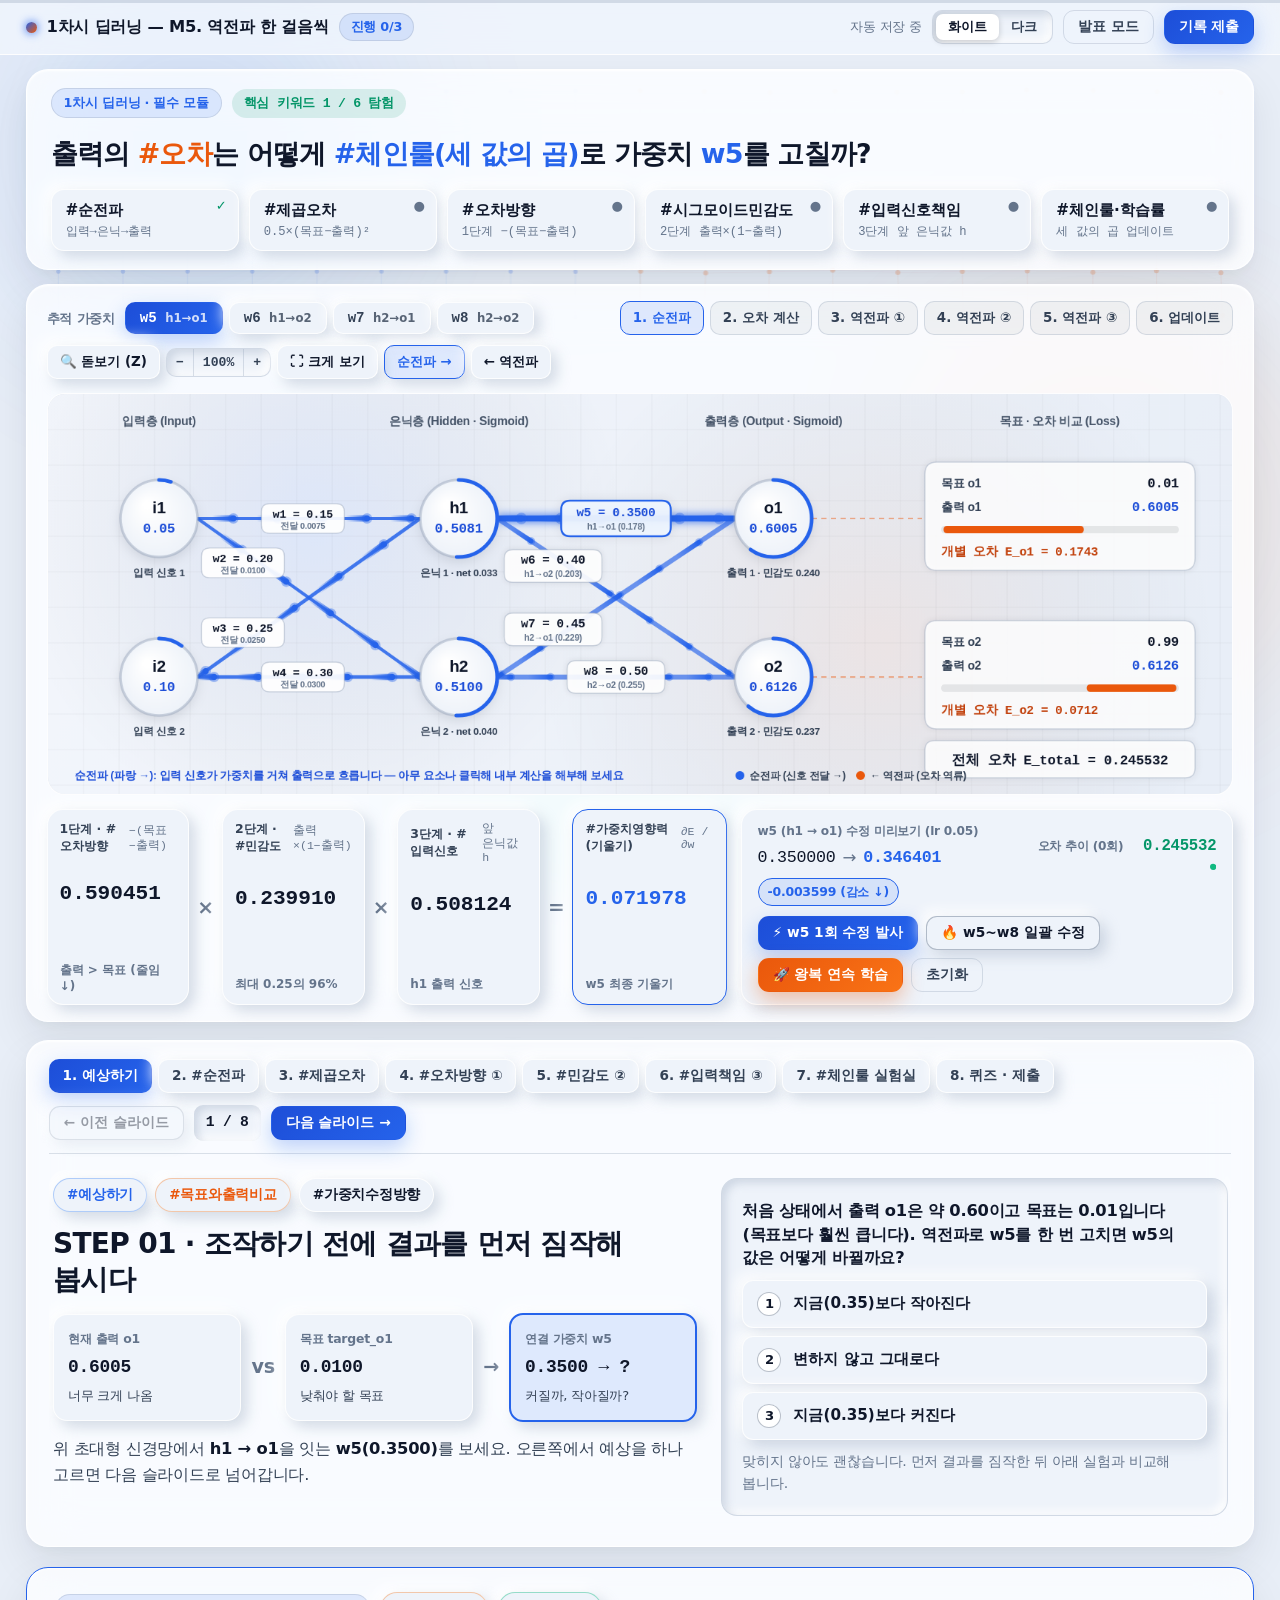
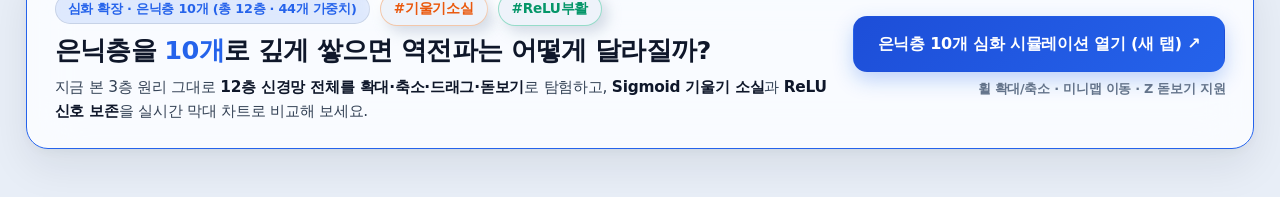
<file: index.html>
<!DOCTYPE html>
<html lang="ko" data-theme="light">
  <head>
    <meta charset="UTF-8" />
    <meta name="viewport" content="width=device-width, initial-scale=1.0" />
    <title>M5. 역전파 한 걸음씩 — 인터랙티브 시뮬레이션</title>
    <link rel="stylesheet" href="./css/style.css" />
  </head>
  <body>
    <div class="scroll-progress-track" aria-hidden="true">
      <div class="scroll-progress-bar" id="scroll-progress-bar"></div>
    </div>

    <header class="app-header">
      <div class="header-left">
        <a href="#sec-hero" class="brand-dot" aria-label="맨 위로"></a>
        <h1 class="app-title" id="app-title">1차시 딥러닝 — M5. 역전파 한 걸음씩</h1>
        <span class="progress-badge" id="header-progress-badge">진행 0/3</span>
      </div>
      <div class="header-right">
        <span class="submit-status-chip" id="header-submit-status">자동 저장 중</span>
        <div class="theme-switch" role="group" aria-label="화면 테마 선택">
          <button type="button" class="theme-opt is-active" id="theme-light-btn" data-set-theme="light">화이트</button>
          <button type="button" class="theme-opt" id="theme-dark-btn" data-set-theme="dark">다크</button>
        </div>
        <button type="button" class="btn btn-ghost btn-sm" id="toggle-present-btn">발표 모드</button>
        <button type="button" class="btn btn-primary btn-sm" id="header-submit-btn">기록 제출</button>
      </div>
    </header>

    <main id="app-root"></main>

    <!-- 심화 확장: 은닉층 10개(총 12층) 딥러닝 역전파 시뮬레이션 (새 탭 열기) -->
    <section class="deep-expand-section" aria-label="은닉층 10개 심화 확장 시뮬레이션">
      <div class="deep-expand-banner glass-panel">
        <div class="deep-expand-copy">
          <div class="hero-eyebrow-row">
            <span class="hero-pill-badge">심화 확장 · 은닉층 10개 (총 12층 · 44개 가중치)</span>
            <span class="kw-tag is-back">#기울기소실</span>
            <span class="kw-tag" style="color:var(--success);border-color:rgba(16,185,129,0.4)">#ReLU부활</span>
          </div>
          <h2 class="deep-expand-title">
            은닉층을 <span class="text-fwd">10개</span>로 깊게 쌓으면 역전파는 어떻게 달라질까?
          </h2>
          <p class="deep-expand-desc">
            지금 본 3층 원리 그대로 <strong>12층 신경망 전체를 확대·축소·드래그·돋보기</strong>로 탐험하고,
            <strong>Sigmoid 기울기 소실</strong>과 <strong>ReLU 신호 보존</strong>을 실시간 막대 차트로 비교해 보세요.
          </p>
        </div>

        <div class="deep-expand-action">
          <a
            href="./deep-10layers.html"
            target="_blank"
            rel="noopener noreferrer"
            class="btn btn-primary deep-launch-btn"
            id="open-deep-10layers-btn"
          >
            은닉층 10개 심화 시뮬레이션 열기 (새 탭) ↗
          </a>
          <span class="deep-expand-hint">휠 확대/축소 · 미니맵 이동 · Z 돋보기 지원</span>
        </div>
      </div>
    </section>

    <!-- 학생 작업 기록 제출 모달 (학번 · 이름 · 비밀번호) -->
    <div class="modal-backdrop" id="submit-modal-backdrop" hidden>
      <div class="modal-card" role="dialog" aria-modal="true" aria-labelledby="submit-modal-title">
        <div class="modal-header">
          <h3 id="submit-modal-title">작업 기록 제출하기</h3>
          <button type="button" class="btn btn-ghost btn-sm" data-close-submit-modal aria-label="닫기">✕</button>
        </div>

        <div class="summary-grid" id="submit-summary-box"></div>

        <form id="submit-form">
          <label class="form-field">
            <span>학번</span>
            <input type="text" id="submit-student-id" class="text-input" placeholder="예: 10215" maxlength="30" required />
          </label>
          <label class="form-field">
            <span>이름</span>
            <input type="text" id="submit-student-name" class="text-input" placeholder="예: 김지민" maxlength="40" required />
          </label>
          <label class="form-field">
            <span>비밀번호 (본인 확인 · 재제출용, 4자 이상)</span>
            <input type="password" id="submit-password" class="text-input" placeholder="4자리 이상 숫자 또는 문자" minlength="4" maxlength="32" required />
          </label>

          <p class="modal-note" id="submit-mode-note"></p>
          <div class="submit-status" id="submit-status-msg" hidden aria-live="polite"></div>

          <div class="modal-actions">
            <button type="button" class="btn btn-ghost" data-close-submit-modal>취소</button>
            <button type="submit" class="btn btn-primary" id="submit-confirm-btn">작업 기록 제출</button>
          </div>
        </form>
      </div>
    </div>

    <div class="toast" id="toast" role="status" aria-live="polite"></div>

    <script type="module" src="./js/main.js"></script>
  </body>
</html>
</file>
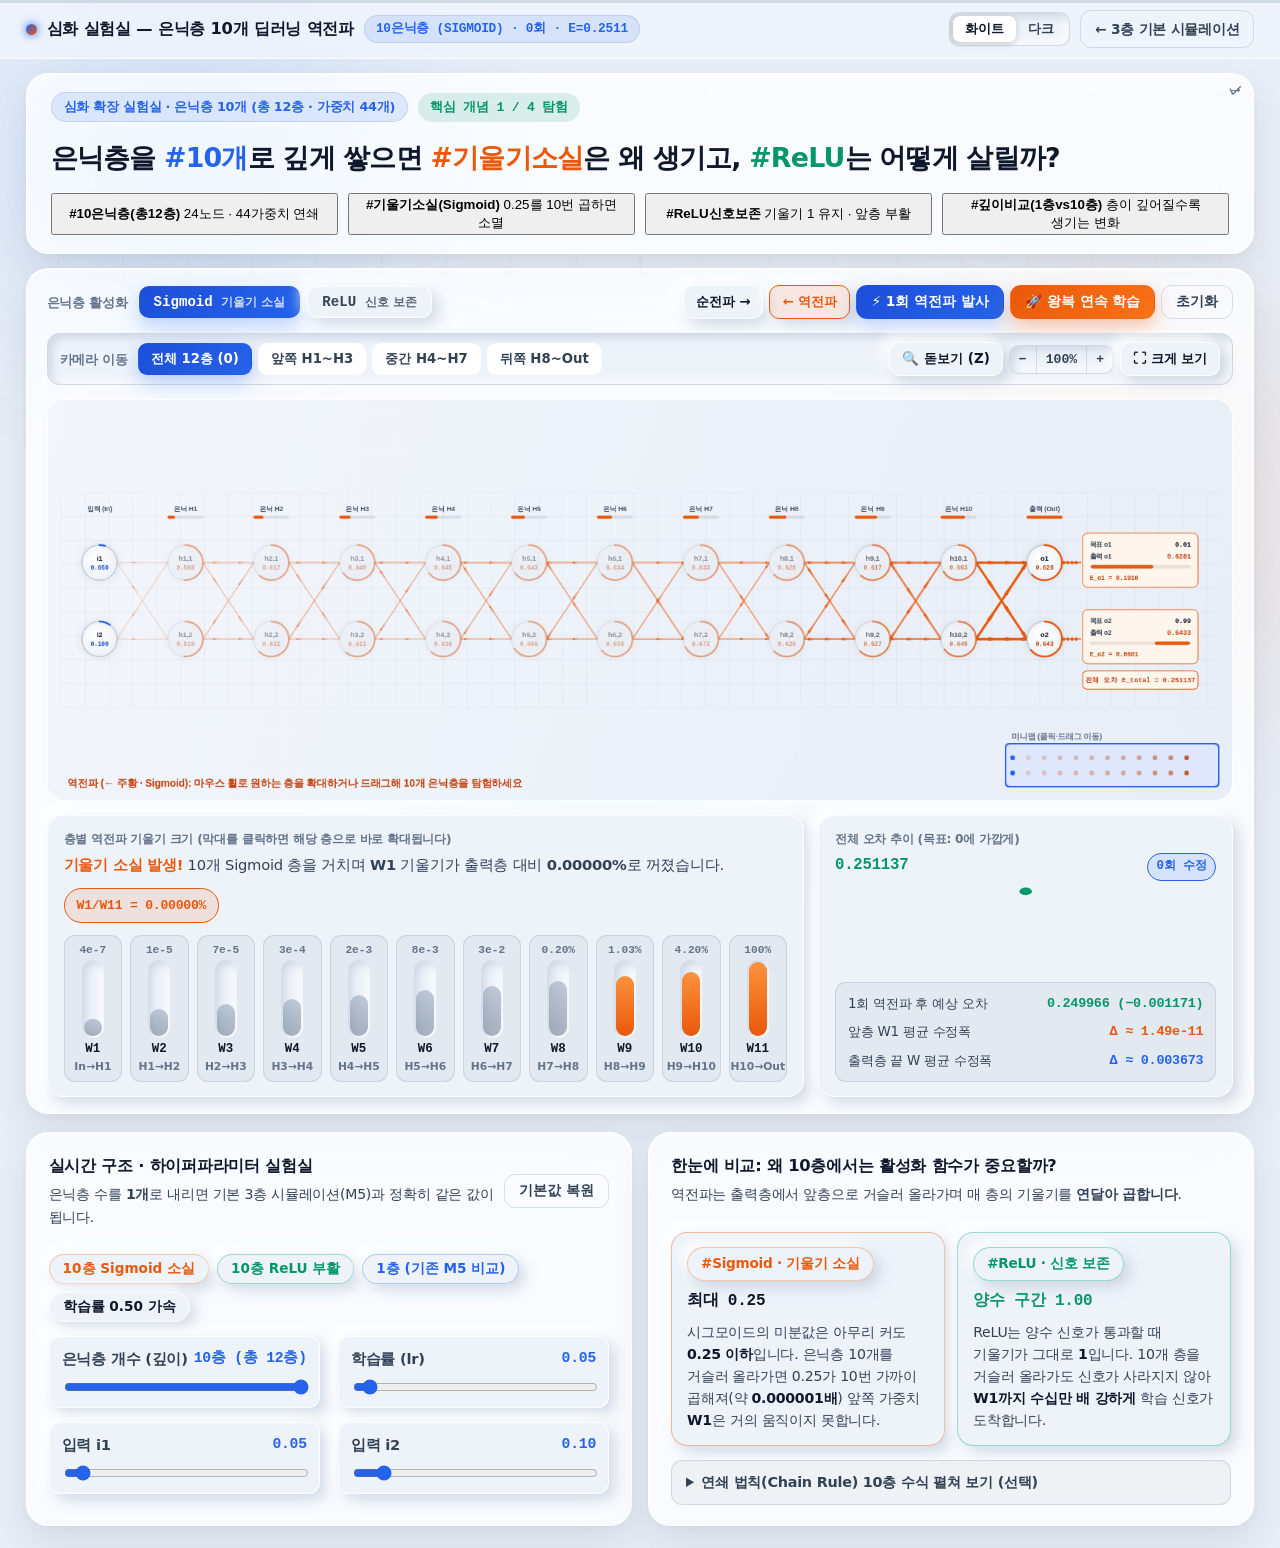
<file: deep-10layers.html>
<!DOCTYPE html>
<html lang="ko" data-theme="light">
  <head>
    <meta charset="UTF-8" />
    <meta name="viewport" content="width=device-width, initial-scale=1.0" />
    <title>심화 실험실 — 은닉층 10개(총 12층) 딥러닝 역전파 시뮬레이션</title>
    <link rel="stylesheet" href="./css/style.css" />
  </head>
  <body>
    <div class="scroll-progress-track" aria-hidden="true">
      <div class="scroll-progress-bar" id="scroll-progress-bar"></div>
    </div>

    <header class="app-header">
      <div class="header-left">
        <a href="#deep-hero" class="brand-dot" aria-label="맨 위로"></a>
        <h1 class="app-title">심화 실험실 — 은닉층 10개 딥러닝 역전파</h1>
        <span class="progress-badge num" id="deep-header-badge">10은닉층 · 0회 수정</span>
      </div>
      <div class="header-right">
        <div class="theme-switch" role="group" aria-label="화면 테마 선택">
          <button type="button" class="theme-opt is-active" data-set-theme="light">화이트</button>
          <button type="button" class="theme-opt" data-set-theme="dark">다크</button>
        </div>
        <a href="./index.html" class="btn btn-ghost btn-sm">← 3층 기본 시뮬레이션</a>
      </div>
    </header>

    <main id="deep-app-root"></main>

    <div class="toast" id="toast" role="status" aria-live="polite"></div>

    <script type="module">
      import { mountDeep10Layers } from './js/modules/deep-10layers.js';
      import { showToast } from './js/core/ui.js';

      const themeBtns = document.querySelectorAll('[data-set-theme]');
      const badgeEl = document.getElementById('deep-header-badge');
      const scrollBarEl = document.getElementById('scroll-progress-bar');

      function applyTheme(theme) {
        const mode = theme === 'dark' ? 'dark' : 'light';
        document.documentElement.dataset.theme = mode;
        themeBtns.forEach((btn) => {
          btn.classList.toggle('is-active', btn.dataset.setTheme === mode);
        });
        try {
          window.localStorage.setItem('sim_theme_pref_v2', mode);
        } catch {
          // ignore
        }
      }

      try {
        const saved = window.localStorage.getItem('sim_theme_pref_v2');
        applyTheme(saved || 'light');
      } catch {
        applyTheme('light');
      }

      themeBtns.forEach((btn) => {
        btn.addEventListener('click', () => {
          applyTheme(btn.dataset.setTheme);
          showToast(
            btn.dataset.setTheme === 'light' ? '화이트 모드로 전환했습니다.' : '다크 모드로 전환했습니다.',
            'info'
          );
        });
      });

      function updateScrollProgress() {
        if (!scrollBarEl) return;
        const maxScroll = Math.max(1, document.documentElement.scrollHeight - window.innerHeight);
        const pct = Math.min(100, Math.max(0, (window.scrollY / maxScroll) * 100));
        scrollBarEl.style.width = `${pct.toFixed(1)}%`;
      }
      window.addEventListener('scroll', updateScrollProgress, { passive: true });
      updateScrollProgress();

      mountDeep10Layers({
        rootEl: document.getElementById('deep-app-root'),
        onStatsChange({ numHiddenLayers, activation, appliedUpdates, eTotal }) {
          if (!badgeEl) return;
          badgeEl.textContent = `${numHiddenLayers}은닉층 (${activation.toUpperCase()}) · ${appliedUpdates}회 · E=${eTotal.toFixed(4)}`;
        },
      });
    </script>
  </body>
</html>
</file>
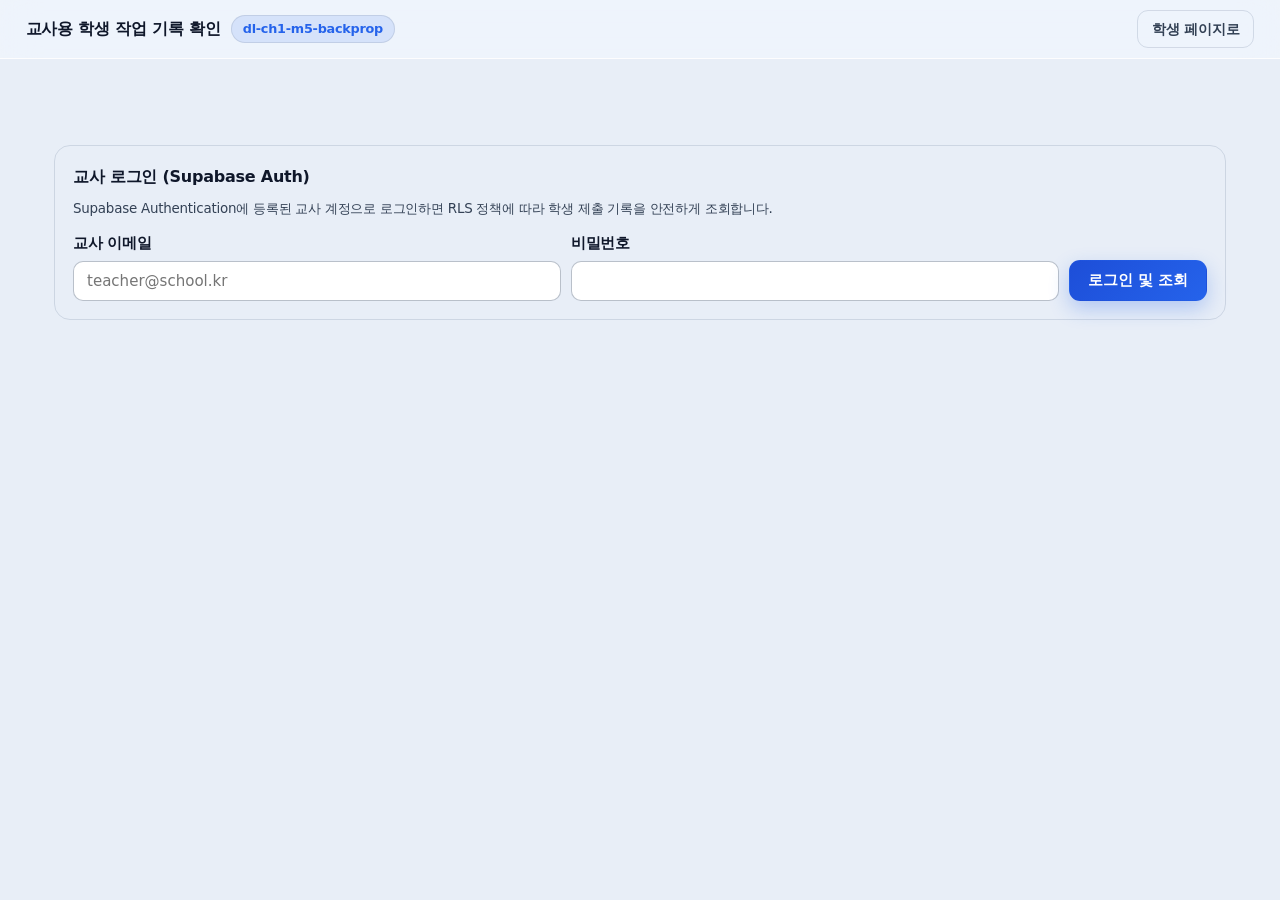
<file: teacher.html>
<!DOCTYPE html>
<html lang="ko" data-theme="light">
  <head>
    <meta charset="UTF-8" />
    <meta name="viewport" content="width=device-width, initial-scale=1.0" />
    <title>교사용 제출 기록 확인 — 인터랙티브 시뮬레이션</title>
    <link rel="stylesheet" href="./css/style.css" />
    <style>
      .teacher-wrap {
        max-width: 1220px;
        margin: 86px auto 40px;
        padding: 0 24px 40px;
        display: flex;
        flex-direction: column;
        gap: 18px;
      }
      .teacher-card {
        background: var(--surface);
        border: 1px solid var(--border);
        border-radius: var(--radius);
        padding: 18px;
        box-shadow: var(--shadow-sm);
      }
      .login-row {
        display: grid;
        grid-template-columns: 1fr 1fr auto;
        gap: 10px;
        align-items: end;
      }
      @media (max-width: 720px) {
        .login-row {
          grid-template-columns: 1fr;
        }
      }
      .toolbar {
        display: flex;
        justify-content: space-between;
        align-items: center;
        gap: 10px;
        flex-wrap: wrap;
        margin-bottom: 12px;
      }
      .table-wrap {
        overflow-x: auto;
      }
      table {
        width: 100%;
        border-collapse: collapse;
        font-size: 0.86rem;
      }
      th,
      td {
        padding: 10px 8px;
        border-bottom: 1px solid var(--border);
        text-align: left;
        vertical-align: top;
      }
      th {
        background: var(--surface-subtle);
        font-weight: 700;
      }
      .mono {
        font-variant-numeric: tabular-nums;
      }
    </style>
  </head>
  <body>
    <header class="app-header">
      <div class="header-left">
        <h1 class="app-title">교사용 학생 작업 기록 확인</h1>
        <span class="progress-badge" id="teacher-lesson-badge">-</span>
      </div>
      <div class="header-right">
        <a class="btn btn-ghost btn-sm" href="./index.html">학생 페이지로</a>
      </div>
    </header>

    <main class="teacher-wrap">
      <section class="teacher-card" id="teacher-auth-card">
        <h2 style="margin: 0 0 8px; font-size: 1rem">교사 로그인 (Supabase Auth)</h2>
        <p style="margin: 0 0 12px; font-size: 0.84rem; color: var(--text-muted)" id="teacher-mode-desc"></p>
        <form id="teacher-login-form" class="login-row">
          <label class="form-field" style="margin: 0">
            <span>교사 이메일</span>
            <input type="email" id="teacher-email" class="text-input" placeholder="teacher@school.kr" required />
          </label>
          <label class="form-field" style="margin: 0">
            <span>비밀번호</span>
            <input type="password" id="teacher-pw" class="text-input" required />
          </label>
          <button type="submit" class="btn btn-primary" id="teacher-login-btn">로그인 및 조회</button>
        </form>
        <div class="submit-status" id="teacher-auth-msg" hidden></div>
      </section>

      <section class="teacher-card" id="teacher-list-card" hidden>
        <div class="toolbar">
          <div style="display: flex; gap: 8px; align-items: center; flex-wrap: wrap">
            <input type="text" id="filter-search" class="text-input" style="width: 220px" placeholder="학번 또는 이름 검색" />
            <span id="row-count-label" style="font-size: 0.84rem; color: var(--text-muted)">0명</span>
          </div>
          <div style="display: flex; gap: 8px">
            <button type="button" class="btn btn-secondary btn-sm" id="refresh-btn">새로고침</button>
            <button type="button" class="btn btn-primary btn-sm" id="export-csv-btn">CSV 다운로드 (UTF-8)</button>
          </div>
        </div>

        <div class="table-wrap">
          <table>
            <thead>
              <tr>
                <th>학번</th>
                <th>이름</th>
                <th>제출 횟수</th>
                <th>예측 선택</th>
                <th>미션 달성</th>
                <th>확인 체크</th>
                <th>생각 질문</th>
                <th>체류(초)</th>
                <th>최종 제출 시각</th>
              </tr>
            </thead>
            <tbody id="submissions-tbody"></tbody>
          </table>
        </div>
      </section>
    </main>

    <script type="module">
      import { APP_CONFIG } from './config.js';
      import {
        fetchTeacherSubmissions,
        isSupabaseConfigured,
        teacherSignIn,
      } from './js/core/storage.js';
      import { formatKoreaTime } from './js/core/ui.js';

      document.getElementById('teacher-lesson-badge').textContent = APP_CONFIG.lessonId;
      const modeDesc = document.getElementById('teacher-mode-desc');
      const authCard = document.getElementById('teacher-auth-card');
      const listCard = document.getElementById('teacher-list-card');
      const authMsg = document.getElementById('teacher-auth-msg');
      const tbody = document.getElementById('submissions-tbody');
      const searchInput = document.getElementById('filter-search');
      const countLabel = document.getElementById('row-count-label');

      let accessToken = '';
      let rows = [];

      function summarizeRow(r) {
        const m5 = r.payload?.modules?.m5 || {};
        const pred = m5.prediction?.choiceLabel || '-';
        const missions = Object.values(m5.missions || {}).filter(Boolean).length;
        const checks = Object.values(m5.checks || {});
        const correct = checks.filter((c) => c?.correct).length;
        const reflection = (m5.reflection || '').trim() || '-';
        const duration = r.payload?.durationSec ?? '-';
        return { pred, missions: `${missions}/2`, checks: `${correct}/2`, reflection, duration };
      }

      function renderTable() {
        const q = searchInput.value.trim().toLowerCase();
        const filtered = rows.filter((r) => {
          if (!q) return true;
          return (
            String(r.student_id || '').toLowerCase().includes(q) ||
            String(r.student_name || '').toLowerCase().includes(q)
          );
        });
        countLabel.textContent = `총 ${filtered.length}명`;
        if (filtered.length === 0) {
          tbody.innerHTML = '<tr><td colspan="9" style="text-align:center;color:var(--text-muted)">제출된 기록이 없습니다.</td></tr>';
          return;
        }
        tbody.innerHTML = filtered
          .map((r) => {
            const s = summarizeRow(r);
            return `
              <tr>
                <td class="mono"><strong>${r.student_id}</strong></td>
                <td>${r.student_name}</td>
                <td class="mono">${r.submit_count || 1}회</td>
                <td>${s.pred}</td>
                <td class="mono">${s.missions}</td>
                <td class="mono">${s.checks}</td>
                <td>${s.reflection}</td>
                <td class="mono">${s.duration}</td>
                <td class="mono">${formatKoreaTime(r.updated_at)}</td>
              </tr>
            `;
          })
          .join('');
      }

      async function loadSubmissions() {
        rows = await fetchTeacherSubmissions(accessToken, APP_CONFIG.lessonId);
        listCard.hidden = false;
        renderTable();
      }

      if (!isSupabaseConfigured()) {
        modeDesc.textContent =
          '현재 Supabase 미설정(로컬 데모 모드)입니다. 이 브라우저에서 제출한 테스트 기록을 바로 확인할 수 있습니다.';
        document.getElementById('teacher-login-form').hidden = true;
        loadSubmissions();
      } else {
        modeDesc.textContent =
          'Supabase Authentication에 등록된 교사 계정으로 로그인하면 RLS 정책에 따라 학생 제출 기록을 안전하게 조회합니다.';
      }

      document.getElementById('teacher-login-form').addEventListener('submit', async (e) => {
        e.preventDefault();
        authMsg.hidden = true;
        try {
          const auth = await teacherSignIn(
            document.getElementById('teacher-email').value,
            document.getElementById('teacher-pw').value
          );
          accessToken = auth.access_token;
          authCard.hidden = true;
          await loadSubmissions();
        } catch (err) {
          authMsg.hidden = false;
          authMsg.className = 'submit-status is-error';
          authMsg.textContent = err.message;
        }
      });

      searchInput.addEventListener('input', renderTable);
      document.getElementById('refresh-btn').addEventListener('click', loadSubmissions);

      document.getElementById('export-csv-btn').addEventListener('click', () => {
        const headers = ['차시ID', '학번', '이름', '제출횟수', '예측선택', '미션달성', '확인체크', '생각질문', '체류초', '최종제출시각'];
        const csvLines = [headers.join(',')];
        for (const r of rows) {
          const s = summarizeRow(r);
          const cols = [
            r.lesson_id || APP_CONFIG.lessonId,
            r.student_id,
            r.student_name,
            r.submit_count || 1,
            s.pred,
            s.missions,
            s.checks,
            s.reflection,
            s.duration,
            r.updated_at || '',
          ].map((v) => `"${String(v ?? '').replace(/"/g, '""')}"`);
          csvLines.push(cols.join(','));
        }
        // UTF-8 BOM 포함 (Excel 한글 호환)
        const blob = new Blob(['\uFEFF' + csvLines.join('\r\n')], { type: 'text/csv;charset=utf-8;' });
        const url = URL.createObjectURL(blob);
        const a = document.createElement('a');
        a.href = url;
        a.download = `${APP_CONFIG.lessonId}_submissions.csv`;
        a.click();
        URL.revokeObjectURL(url);
      });
    </script>
  </body>
</html>
</file>
<file: css/style.css>
/* ==========================================================================
   초대형 시뮬레이션 + 글래스모피즘 & 뉴모피즘 + 키워드 슬라이드 덱 스타일시트 (v5)
   - 96vw 풀와이드(최대 1760px) 레이아웃으로 X축 공간 100% 활용, 시뮬레이션 초대형화
   - 앰비언트 오로라 오브 + 프로스티드 글래스(backdrop-filter) + 입체 뉴모피즘 그림자
   - 화이트 모드(Tactile Pearl Glass) & 다크 모드(Deep Slate Glass) 2종 완벽 지원
   - 키워드 마스터리 바 + 3단계 이퀄라이저 + 좌우 슬라이드 캐러셀(1~8)
   ========================================================================== */

:root {
  --font-sans: "Pretendard", "Apple SD Gothic Neo", "Malgun Gothic", system-ui, -apple-system, sans-serif;
  --font-mono: ui-monospace, "Cascadia Code", "SFMono-Regular", Menlo, Consolas, monospace;

  /* 다크 모드: Deep Slate Glass & Neumorphism */
  --bg: #0c1222;
  --glass-bg: rgba(20, 29, 49, 0.72);
  --glass-border: rgba(255, 255, 255, 0.14);
  --glass-highlight: inset 0 1px 1px rgba(255, 255, 255, 0.22);
  --glass-shadow: 0 22px 50px rgba(0, 0, 0, 0.48);

  --neu-bg: #151f36;
  --neu-raised: 6px 6px 16px rgba(4, 8, 16, 0.65), -4px -4px 12px rgba(42, 59, 96, 0.22);
  --neu-inset: inset 4px 4px 10px rgba(4, 8, 16, 0.65), inset -3px -3px 8px rgba(42, 59, 96, 0.2);

  --surface-solid: #18233c;
  --surface-subtle: rgba(255, 255, 255, 0.05);
  --canvas-bg: #0f1629;
  --header-bg: rgba(12, 18, 34, 0.82);

  --border: rgba(148, 163, 184, 0.2);
  --border-strong: rgba(148, 163, 184, 0.38);

  --text: #f8fafc;
  --text-muted: #cbd5e1;
  --text-dim: #94a3b8;

  /* 표준 Blue vs Orange vs Emerald */
  --fwd: #60a5fa;
  --fwd-solid: #3b82f6;
  --fwd-soft: rgba(59, 130, 246, 0.18);

  --back: #fb923c;
  --back-solid: #f97316;
  --back-soft: rgba(249, 115, 22, 0.18);

  --success: #34d399;
  --success-soft: rgba(16, 185, 129, 0.18);

  --danger: #f87171;
  --danger-soft: rgba(239, 68, 68, 0.18);

  --btn-primary-bg: linear-gradient(135deg, #2563eb, #3b82f6);
  --btn-primary-text: #ffffff;
  --btn-primary-shadow: 0 8px 22px rgba(37, 99, 235, 0.42);

  --radius-lg: 22px;
  --radius: 16px;
  --radius-sm: 11px;
}

/* 화이트 모드: Tactile Pearl Glass & Soft Neumorphism */
:root[data-theme="light"] {
  --bg: #e8eef7;
  --glass-bg: rgba(255, 255, 255, 0.76);
  --glass-border: rgba(255, 255, 255, 0.85);
  --glass-highlight: inset 0 1px 2px rgba(255, 255, 255, 0.95);
  --glass-shadow: 0 18px 42px rgba(15, 23, 42, 0.08), 0 4px 12px rgba(15, 23, 42, 0.04);

  --neu-bg: #eef3fa;
  --neu-raised: 6px 6px 14px rgba(163, 177, 198, 0.45), -6px -6px 14px rgba(255, 255, 255, 0.9);
  --neu-inset: inset 4px 4px 9px rgba(163, 177, 198, 0.42), inset -4px -4px 9px rgba(255, 255, 255, 0.92);

  --surface-solid: #ffffff;
  --surface-subtle: rgba(15, 23, 42, 0.045);
  --canvas-bg: #f1f5fb;
  --header-bg: rgba(240, 245, 252, 0.84);

  --border: rgba(148, 163, 184, 0.32);
  --border-strong: rgba(100, 116, 139, 0.45);

  --text: #0f172a;
  --text-muted: #334155;
  --text-dim: #64748b;

  --fwd: #2563eb;
  --fwd-solid: #2563eb;
  --fwd-soft: rgba(37, 99, 235, 0.12);

  --back: #ea580c;
  --back-solid: #ea580c;
  --back-soft: rgba(234, 88, 12, 0.12);

  --success: #059669;
  --success-soft: rgba(5, 150, 105, 0.13);

  --danger: #dc2626;
  --danger-soft: rgba(220, 38, 38, 0.13);

  --btn-primary-bg: linear-gradient(135deg, #1d4ed8, #2563eb);
  --btn-primary-text: #ffffff;
  --btn-primary-shadow: 0 8px 20px rgba(37, 99, 235, 0.28);
}

*,
*::before,
*::after {
  box-sizing: border-box;
}

html {
  scroll-behavior: smooth;
  font-size: 16px;
}

html,
body {
  margin: 0;
  padding: 0;
  font-family: var(--font-sans);
  background: var(--bg);
  color: var(--text);
  line-height: 1.6;
  letter-spacing: -0.015em;
  word-break: keep-all;
  -webkit-font-smoothing: antialiased;
  overflow-x: clip;
  transition: background-color 0.25s ease, color 0.25s ease;
}

.num {
  font-family: var(--font-mono);
  font-variant-numeric: tabular-nums;
}

.text-fwd {
  color: var(--fwd);
}
.text-back {
  color: var(--back);
}

body.is-presentation {
  font-size: 112%;
}
body.is-presentation .checks-section {
  display: none;
}

/* ===== 배경 앰비언트 오로라 오브 (글래스모피즘 깊이감) ===== */
.ambient-mesh {
  position: fixed;
  inset: 0;
  z-index: 0;
  pointer-events: none;
  overflow: hidden;
}

@keyframes orb-drift {
  0%,
  100% {
    transform: translate3d(0, 0, 0) scale(1);
  }
  50% {
    transform: translate3d(38px, -28px, 0) scale(1.08);
  }
}

.ambient-orb {
  position: absolute;
  border-radius: 50%;
  filter: blur(85px);
  opacity: 0.48;
  animation: orb-drift 14s ease-in-out infinite;
}
.ambient-orb.is-orb-1 {
  width: 540px;
  height: 540px;
  top: -120px;
  left: -80px;
  background: radial-gradient(circle, rgba(59, 130, 246, 0.42), transparent 70%);
}
.ambient-orb.is-orb-2 {
  width: 600px;
  height: 600px;
  top: 24%;
  right: -120px;
  background: radial-gradient(circle, rgba(249, 115, 22, 0.34), transparent 70%);
  animation-delay: -5s;
}
.ambient-orb.is-orb-3 {
  width: 500px;
  height: 500px;
  bottom: -140px;
  left: 28%;
  background: radial-gradient(circle, rgba(16, 185, 129, 0.28), transparent 70%);
  animation-delay: -9s;
}

/* ===== 글래스모피즘 & 뉴모피즘 핵심 서피스 ===== */
.glass-panel {
  position: relative;
  background: var(--glass-bg);
  backdrop-filter: blur(26px) saturate(180%);
  -webkit-backdrop-filter: blur(26px) saturate(180%);
  border: 1px solid var(--glass-border);
  box-shadow: var(--glass-shadow), var(--glass-highlight);
  border-radius: var(--radius-lg);
}

.neu-card {
  background: var(--neu-bg);
  border: 1px solid var(--glass-border);
  box-shadow: var(--neu-raised);
  border-radius: var(--radius);
}

.neu-inset-box {
  background: var(--neu-bg);
  border: 1px solid var(--border);
  box-shadow: var(--neu-inset);
  border-radius: var(--radius);
  padding: 20px;
}

/* ===== 상단 스크롤 바 & 글래스 헤더 ===== */
.scroll-progress-track {
  position: fixed;
  top: 0;
  left: 0;
  width: 100%;
  height: 3px;
  z-index: 40;
  background: var(--border);
}
.scroll-progress-bar {
  width: 0%;
  height: 100%;
  background: linear-gradient(90deg, var(--fwd-solid), var(--back-solid));
  transition: width 0.08s linear;
}

.app-header {
  position: sticky;
  top: 0;
  z-index: 30;
  display: flex;
  align-items: center;
  justify-content: space-between;
  gap: 12px;
  padding: 10px 2vw;
  background: var(--header-bg);
  backdrop-filter: blur(18px) saturate(160%);
  -webkit-backdrop-filter: blur(18px) saturate(160%);
  border-bottom: 1px solid var(--glass-border);
  flex-wrap: wrap;
}

.header-left,
.header-right {
  display: flex;
  align-items: center;
  gap: 10px;
  flex-wrap: wrap;
}

.brand-dot {
  width: 11px;
  height: 11px;
  border-radius: 50%;
  background: linear-gradient(135deg, var(--fwd-solid), var(--back-solid));
  box-shadow: 0 0 10px var(--fwd-solid);
  display: inline-block;
}

.app-title {
  margin: 0;
  font-size: 1.02rem;
  font-weight: 800;
  color: var(--text);
}

.progress-badge {
  font-size: 0.8rem;
  font-weight: 700;
  padding: 3px 11px;
  border-radius: 999px;
  background: var(--fwd-soft);
  color: var(--fwd);
  border: 1px solid var(--border);
}
.progress-badge.is-complete {
  background: var(--success-soft);
  color: var(--success);
}

.submit-status-chip {
  font-size: 0.8rem;
  color: var(--text-dim);
}
.submit-status-chip.is-submitted {
  color: var(--success);
  font-weight: 700;
}

/* 화이트 / 다크 세그먼트 스위치 */
.theme-switch {
  display: inline-flex;
  padding: 3px;
  border-radius: 10px;
  background: var(--neu-bg);
  box-shadow: var(--neu-inset);
  border: 1px solid var(--border);
}
.theme-opt {
  padding: 4px 12px;
  border: none;
  border-radius: 7px;
  background: transparent;
  color: var(--text-muted);
  font-family: inherit;
  font-size: 0.82rem;
  font-weight: 700;
  cursor: pointer;
  transition: all 0.16s ease;
}
.theme-opt.is-active {
  background: var(--surface-solid);
  color: var(--text);
  box-shadow: 0 2px 6px rgba(0, 0, 0, 0.18);
}

/* ===== 공통 버튼 ===== */
.btn {
  display: inline-flex;
  align-items: center;
  justify-content: center;
  gap: 7px;
  padding: 10px 18px;
  border-radius: var(--radius-sm);
  border: 1px solid var(--glass-border);
  background: var(--neu-bg);
  box-shadow: var(--neu-raised);
  color: var(--text);
  font-family: inherit;
  font-size: 0.92rem;
  font-weight: 700;
  text-decoration: none;
  cursor: pointer;
  white-space: nowrap;
  transition: transform 0.15s ease, box-shadow 0.15s ease, border-color 0.15s ease;
}
.btn:hover:not(:disabled) {
  transform: translateY(-2px);
  border-color: var(--fwd);
}
.btn:active:not(:disabled) {
  transform: translateY(0);
  box-shadow: var(--neu-inset);
}
.btn:focus-visible,
button:focus-visible,
input:focus-visible,
textarea:focus-visible {
  outline: 2px solid var(--fwd);
  outline-offset: 2px;
}
.btn:disabled {
  opacity: 0.42;
  cursor: not-allowed;
}
.btn-sm {
  padding: 7px 14px;
  font-size: 0.86rem;
}

.btn-primary,
.btn-white {
  background: var(--btn-primary-bg);
  border-color: transparent;
  color: var(--btn-primary-text);
  box-shadow: var(--btn-primary-shadow);
}
.btn-primary:hover:not(:disabled),
.btn-white:hover:not(:disabled) {
  filter: brightness(1.08);
}

.btn-back,
.btn-accent {
  background: linear-gradient(135deg, #ea580c, #f97316);
  border-color: transparent;
  color: #ffffff;
  box-shadow: 0 8px 20px rgba(234, 88, 12, 0.35);
}
.btn-back.is-running {
  background: linear-gradient(135deg, #059669, #10b981);
  box-shadow: 0 8px 20px rgba(16, 185, 129, 0.35);
}

.btn-outline,
.btn-secondary {
  background: var(--neu-bg);
  border-color: var(--border-strong);
}

.btn-ghost {
  background: transparent;
  box-shadow: none;
  border-color: var(--border);
  color: var(--text-muted);
}
.btn-ghost:hover:not(:disabled) {
  background: var(--surface-subtle);
  color: var(--text);
}

/* ===== 컴팩트 히어로 + 키워드 6개 마스터리 바 ===== */
.hero-compact {
  position: relative;
  z-index: 2;
  width: 96vw;
  max-width: 1760px;
  margin: 14px auto 0;
}

.hero-canvas {
  position: absolute;
  inset: 0;
  width: 100%;
  height: 100%;
  border-radius: var(--radius-lg);
  opacity: 0.45;
  pointer-events: none;
}

.hero-compact-inner {
  padding: 18px 24px;
  display: flex;
  flex-direction: column;
  gap: 14px;
}

.hero-title-group {
  display: flex;
  align-items: center;
  justify-content: space-between;
  gap: 14px;
  flex-wrap: wrap;
}

.hero-eyebrow-row {
  display: flex;
  align-items: center;
  gap: 10px;
}

.hero-pill-badge {
  font-size: 0.8rem;
  font-weight: 800;
  padding: 4px 12px;
  border-radius: 999px;
  background: var(--fwd-soft);
  color: var(--fwd);
  border: 1px solid var(--border);
}

.kw-mastery-counter {
  font-size: 0.82rem;
  font-weight: 800;
  padding: 4px 12px;
  border-radius: 999px;
  background: var(--success-soft);
  color: var(--success);
  font-family: var(--font-mono);
}

.hero-main-title {
  margin: 0;
  font-size: clamp(1.32rem, 2.1vw, 1.85rem);
  font-weight: 900;
  letter-spacing: -0.03em;
}

/* 6개 핵심 키워드 마스터리 버튼 그리드 */
.keyword-mastery-bar {
  display: grid;
  grid-template-columns: repeat(6, minmax(0, 1fr));
  gap: 10px;
}
@media (max-width: 1120px) {
  .keyword-mastery-bar {
    grid-template-columns: repeat(3, minmax(0, 1fr));
  }
}
@media (max-width: 640px) {
  .keyword-mastery-bar {
    grid-template-columns: repeat(2, minmax(0, 1fr));
  }
}

.kw-mastery-pill {
  display: flex;
  flex-direction: column;
  align-items: flex-start;
  gap: 2px;
  padding: 10px 14px;
  border-radius: 13px;
  border: 1px solid var(--glass-border);
  background: var(--neu-bg);
  box-shadow: var(--neu-raised);
  color: var(--text);
  font-family: inherit;
  text-align: left;
  cursor: pointer;
  transition: transform 0.16s ease, border-color 0.16s ease, box-shadow 0.16s ease;
  position: relative;
}
.kw-mastery-pill:hover {
  transform: translateY(-3px);
  border-color: var(--fwd);
}
.kw-mastery-pill.is-active {
  border: 2px solid var(--fwd-solid);
  background: var(--fwd-soft);
}
.kw-mastery-pill.is-done .kw-check {
  color: var(--success);
}
.kw-check {
  position: absolute;
  top: 8px;
  right: 11px;
  font-size: 0.82rem;
  font-weight: 900;
  color: var(--text-dim);
}
.kw-main {
  font-size: 0.95rem;
  font-weight: 800;
  color: var(--text);
}
.kw-sub {
  font-size: 0.76rem;
  color: var(--text-dim);
  font-family: var(--font-mono);
}

/* ===== 초대형 시뮬레이션 아레나 (96vw 풀와이드) ===== */
.arena-section {
  position: relative;
  z-index: 2;
  padding: 14px 0 20px;
}

.arena-container {
  width: 96vw;
  max-width: 1760px;
  margin: 0 auto;
  display: flex;
  flex-direction: column;
  gap: 18px;
  transition: max-width 0.25s ease;
}
.arena-container.is-theater {
  width: 99vw;
  max-width: 1920px;
}

.neural-studio {
  padding: 16px 20px;
  display: flex;
  flex-direction: column;
  gap: 14px;
}

.studio-header {
  display: flex;
  align-items: center;
  justify-content: space-between;
  gap: 10px;
  flex-wrap: wrap;
}

.weight-selector,
.mode-switch-group,
.stage-pills {
  display: flex;
  align-items: center;
  gap: 6px;
  flex-wrap: wrap;
}

.selector-label {
  font-size: 0.84rem;
  font-weight: 800;
  color: var(--text-dim);
  margin-right: 4px;
}

.neu-pill {
  padding: 7px 14px;
  border-radius: 10px;
  border: 1px solid var(--glass-border);
  background: var(--neu-bg);
  box-shadow: var(--neu-raised);
  color: var(--text-muted);
  font-family: var(--font-mono);
  font-size: 0.88rem;
  font-weight: 800;
  cursor: pointer;
  transition: all 0.15s ease;
}
.neu-pill small {
  font-family: var(--font-sans);
  font-weight: 600;
  opacity: 0.8;
}
.neu-pill:hover {
  transform: translateY(-2px);
  color: var(--text);
  border-color: var(--fwd);
}
.neu-pill.is-active {
  background: var(--btn-primary-bg);
  border-color: transparent;
  color: #ffffff;
  box-shadow: var(--btn-primary-shadow);
}

.stage-pill-btn {
  padding: 7px 12px;
  border-radius: 10px;
  border: 1px solid var(--border);
  background: var(--surface-subtle);
  color: var(--text-muted);
  font-family: inherit;
  font-size: 0.84rem;
  font-weight: 700;
  cursor: pointer;
  transition: all 0.15s ease;
}
.stage-pill-btn:hover {
  color: var(--text);
  border-color: var(--fwd);
}
.stage-pill-btn.is-active {
  background: var(--fwd-soft);
  border: 1.5px solid var(--fwd-solid);
  color: var(--fwd);
  font-weight: 800;
}
.stage-pill-btn.is-active.is-back-pill {
  background: var(--back-soft);
  border-color: var(--back-solid);
  color: var(--back);
}

.tool-chip,
.mode-chip {
  padding: 7px 12px;
  border-radius: 10px;
  border: 1px solid var(--glass-border);
  background: var(--neu-bg);
  box-shadow: var(--neu-raised);
  color: var(--text);
  font-family: inherit;
  font-size: 0.84rem;
  font-weight: 700;
  cursor: pointer;
  transition: all 0.15s ease;
}
.tool-chip:hover,
.mode-chip:hover {
  transform: translateY(-1px);
  border-color: var(--fwd);
}
.tool-chip.is-active {
  background: var(--fwd-solid);
  border-color: var(--fwd-solid);
  color: #ffffff;
}
.mode-chip.is-active-fwd {
  background: var(--fwd-soft);
  border-color: var(--fwd-solid);
  color: var(--fwd);
}
.mode-chip.is-active-back {
  background: var(--back-soft);
  border-color: var(--back-solid);
  color: var(--back);
}

.zoom-group {
  display: inline-flex;
  border-radius: 10px;
  overflow: hidden;
  border: 1px solid var(--border);
  background: var(--neu-bg);
  box-shadow: var(--neu-inset);
}
.zoom-btn {
  padding: 6px 9px;
  border: none;
  border-right: 1px solid var(--border);
  background: transparent;
  color: var(--text-muted);
  font-family: var(--font-mono);
  font-size: 0.82rem;
  font-weight: 800;
  cursor: pointer;
}
.zoom-btn:last-child {
  border-right: none;
}
.zoom-btn:hover {
  background: var(--surface-solid);
  color: var(--text);
}
.zoom-btn.is-label {
  min-width: 48px;
}

.preset-bar {
  display: flex;
  align-items: center;
  gap: 8px;
  flex-wrap: wrap;
  padding: 8px 12px;
  border-radius: var(--radius-sm);
  background: var(--neu-bg);
  box-shadow: var(--neu-inset);
  border: 1px solid var(--border);
}
.preset-bar[hidden] {
  display: none;
}
.preset-list {
  display: flex;
  gap: 6px;
  flex-wrap: wrap;
}

/* ===== 초대형 1600×540 신경망 캔버스 스테이지 (제한 없는 풀사이즈!) ===== */
.canvas-stage {
  position: relative;
  width: 100%;
  border-radius: 18px;
  overflow: hidden;
  border: 1px solid var(--glass-border);
  box-shadow: var(--neu-inset);
  background: var(--canvas-bg);
}

#m5-neural-canvas {
  display: block;
  width: 100%;
  height: auto;
  min-height: 360px;
}

.arena-container.is-theater #m5-neural-canvas {
  min-height: 520px;
}

/* 호버 툴팁 */
.canvas-tooltip {
  position: absolute;
  z-index: 12;
  pointer-events: none;
  max-width: 310px;
  padding: 12px 15px;
  border-radius: 13px;
  background: var(--glass-bg);
  backdrop-filter: blur(18px);
  border: 1px solid var(--border-strong);
  box-shadow: 0 14px 32px rgba(0, 0, 0, 0.28);
  font-size: 0.88rem;
  line-height: 1.5;
  color: var(--text);
}
.tt-title {
  font-weight: 800;
  color: var(--text);
  margin-bottom: 4px;
  display: flex;
  justify-content: space-between;
  gap: 10px;
}
.tt-hint {
  font-size: 0.76rem;
  color: var(--fwd);
}

/* 클릭 상세 부연설명 인스펙터 드로어 */
.inspector-drawer {
  position: absolute;
  top: 14px;
  right: 14px;
  bottom: 14px;
  width: min(410px, calc(100% - 28px));
  z-index: 15;
  border-radius: 16px;
  display: flex;
  flex-direction: column;
  overflow: hidden;
}
.inspector-drawer[hidden] {
  display: none;
}
.insp-header {
  display: flex;
  align-items: flex-start;
  justify-content: space-between;
  gap: 8px;
  padding: 12px 15px;
  border-bottom: 1px solid var(--border);
  background: var(--surface-subtle);
}
.insp-badge {
  display: inline-block;
  font-size: 0.75rem;
  font-weight: 800;
  padding: 3px 9px;
  border-radius: 999px;
  margin-bottom: 4px;
}
.insp-badge.is-fwd {
  background: var(--fwd-soft);
  color: var(--fwd);
}
.insp-badge.is-back {
  background: var(--back-soft);
  color: var(--back);
}
.insp-title {
  margin: 0;
  font-size: 1.05rem;
  font-weight: 800;
  color: var(--text);
}
.insp-body {
  padding: 14px 16px;
  overflow-y: auto;
  display: flex;
  flex-direction: column;
  gap: 10px;
  font-size: 0.88rem;
}
.insp-lead {
  margin: 0;
  color: var(--text-muted);
  line-height: 1.55;
}
.insp-calc {
  display: flex;
  flex-direction: column;
  gap: 6px;
  padding: 10px 12px;
  border-radius: 10px;
  background: var(--neu-bg);
  box-shadow: var(--neu-inset);
  border: 1px solid var(--border);
}
.insp-calc-row {
  display: flex;
  justify-content: space-between;
  gap: 10px;
  font-size: 0.84rem;
  color: var(--text-muted);
}
.insp-calc-row strong {
  color: var(--text);
  text-align: right;
}
.insp-calc-row.is-total {
  padding-top: 6px;
  border-top: 1px dashed var(--border-strong);
  font-weight: 800;
}
.insp-svg {
  width: 100%;
  height: 84px;
  display: block;
  background: var(--canvas-bg);
  border: 1px solid var(--border);
  border-radius: 10px;
}
.insp-tip {
  margin: 0;
  font-size: 0.82rem;
  color: var(--text-dim);
}
.insp-actions {
  display: flex;
  justify-content: flex-end;
}

/* ===== 3단계 체인 이퀄라이저 + 즉시 실행 액션 콘솔 ===== */
.studio-action-deck {
  display: grid;
  grid-template-columns: minmax(0, 1.38fr) minmax(0, 1fr);
  gap: 14px;
  align-items: stretch;
}
@media (max-width: 1120px) {
  .studio-action-deck {
    grid-template-columns: 1fr;
  }
}

.chain-board {
  display: grid;
  grid-template-columns: 1fr auto 1fr auto 1fr auto 1.08fr;
  gap: 8px;
  align-items: stretch;
}
@media (max-width: 720px) {
  .chain-board {
    grid-template-columns: repeat(2, 1fr);
  }
  .chain-op {
    display: none;
  }
}

.chain-card {
  padding: 11px 12px;
  text-align: left;
  cursor: pointer;
  display: flex;
  flex-direction: column;
  justify-content: space-between;
  gap: 5px;
  font-family: inherit;
  color: var(--text);
  transition: transform 0.16s ease, border-color 0.16s ease, box-shadow 0.16s ease;
}
.chain-card:hover {
  transform: translateY(-2px);
  border-color: var(--fwd);
}
.chain-card.is-current {
  border: 2px solid var(--back-solid);
  background: var(--back-soft);
}
.chain-card.is-result {
  border: 1.5px solid var(--fwd-solid);
}
.chain-top {
  display: flex;
  justify-content: space-between;
  align-items: center;
  gap: 4px;
}
.chain-tag {
  font-size: 0.78rem;
  font-weight: 800;
  color: var(--text-muted);
}
.chain-formula {
  font-size: 0.72rem;
  font-family: var(--font-mono);
  color: var(--text-dim);
}
.chain-val {
  font-size: 1.32rem;
  font-weight: 900;
  color: var(--text);
}
.chain-card.is-current .chain-val {
  color: var(--back);
}
.chain-card.is-result .chain-val {
  color: var(--fwd);
}
.chain-meter {
  height: 6px;
  border-radius: 999px;
  background: var(--surface-subtle);
  box-shadow: var(--neu-inset);
  overflow: hidden;
}
.chain-meter-fill {
  height: 100%;
  border-radius: 999px;
  transition: width 0.28s cubic-bezier(0.22, 1, 0.36, 1);
}
.chain-meter-fill.is-back {
  background: linear-gradient(90deg, #f97316, #fb923c);
}
.chain-meter-fill.is-fwd {
  background: linear-gradient(90deg, #2563eb, #60a5fa);
}
.chain-meter-fill.is-result {
  background: linear-gradient(90deg, #059669, #34d399);
}
.chain-desc {
  font-size: 0.75rem;
  font-weight: 700;
  color: var(--text-dim);
}
.chain-op {
  display: flex;
  align-items: center;
  justify-content: center;
  font-size: 1.25rem;
  font-weight: 900;
  color: var(--text-dim);
}

/* 우측 즉시 발사 콘솔 */
.quick-fire-console {
  padding: 12px 16px;
  display: flex;
  flex-direction: column;
  justify-content: space-between;
  gap: 10px;
}
.fire-preview-row {
  display: grid;
  grid-template-columns: 1.2fr 0.8fr;
  gap: 12px;
  align-items: center;
}
@media (max-width: 640px) {
  .fire-preview-row {
    grid-template-columns: 1fr;
  }
}
.metric-label {
  display: block;
  font-size: 0.76rem;
  font-weight: 800;
  color: var(--text-dim);
  margin-bottom: 3px;
}
.metric-row {
  display: flex;
  align-items: center;
  gap: 7px;
  flex-wrap: wrap;
  font-size: 1.04rem;
}
.arrow-inline {
  color: var(--text-dim);
}
.delta-badge {
  font-size: 0.78rem;
  font-weight: 800;
  padding: 3px 9px;
  border-radius: 999px;
  border: 1px solid var(--border);
}
.delta-badge.is-down {
  color: var(--fwd);
  background: var(--fwd-soft);
  border-color: var(--fwd-solid);
}
.delta-badge.is-up {
  color: var(--back);
  background: var(--back-soft);
  border-color: var(--back-solid);
}

.sparkline-head {
  display: flex;
  justify-content: space-between;
  align-items: baseline;
  margin-bottom: 2px;
}
.spark-val {
  font-size: 0.98rem;
  color: var(--success);
}
#m5-sparkline-svg {
  width: 100%;
  height: 34px;
  display: block;
}

.fire-btn-row {
  display: flex;
  gap: 8px;
  flex-wrap: wrap;
}

/* ===== 좌우 슬라이드 캐러셀 덱 (슬라이드 1~8) ===== */
.slide-deck-shell {
  padding: 18px 22px 22px;
  display: flex;
  flex-direction: column;
  gap: 16px;
}

.slide-deck-topbar {
  display: flex;
  align-items: center;
  justify-content: space-between;
  gap: 12px;
  flex-wrap: wrap;
  padding-bottom: 12px;
  border-bottom: 1px solid var(--border);
}

.slide-tabs {
  display: flex;
  gap: 6px;
  flex-wrap: wrap;
}

.slide-tab-btn {
  padding: 7px 13px;
  border-radius: 10px;
  border: 1px solid var(--glass-border);
  background: var(--neu-bg);
  box-shadow: var(--neu-raised);
  color: var(--text-muted);
  font-family: inherit;
  font-size: 0.85rem;
  font-weight: 800;
  cursor: pointer;
  transition: all 0.16s ease;
}
.slide-tab-btn:hover {
  transform: translateY(-2px);
  color: var(--text);
  border-color: var(--fwd);
}
.slide-tab-btn.is-active {
  background: var(--btn-primary-bg);
  border-color: transparent;
  color: #ffffff;
  box-shadow: var(--btn-primary-shadow);
}

.slide-nav-controls {
  display: flex;
  align-items: center;
  gap: 10px;
}

.slide-page-indicator {
  font-size: 0.92rem;
  font-weight: 800;
  padding: 6px 12px;
  border-radius: 9px;
  background: var(--neu-bg);
  box-shadow: var(--neu-inset);
  color: var(--text);
}

.slide-viewport {
  width: 100%;
  overflow: hidden;
  border-radius: var(--radius);
  transition: height 0.3s cubic-bezier(0.22, 1, 0.36, 1);
}

.slide-track {
  display: flex;
  align-items: flex-start;
  width: 100%;
  transition: transform 0.48s cubic-bezier(0.22, 1, 0.36, 1);
  will-change: transform;
}

.slide-card {
  flex: 0 0 100%;
  width: 100%;
  padding: 8px 4px;
  display: grid;
  grid-template-columns: minmax(0, 1.12fr) minmax(0, 0.88fr);
  gap: 24px;
  align-items: start;
}
@media (max-width: 980px) {
  .slide-card {
    grid-template-columns: 1fr;
  }
}

.slide-col-left {
  display: flex;
  flex-direction: column;
  gap: 14px;
}

.slide-card h3 {
  margin: 0;
  font-size: clamp(1.38rem, 2.2vw, 1.75rem);
  font-weight: 900;
  letter-spacing: -0.025em;
  line-height: 1.3;
}

.slide-helper-text {
  margin: 0;
  font-size: 1.02rem;
  color: var(--text-muted);
}
.slide-helper-text strong {
  color: var(--text);
}

/* 키워드 칩 & 3단 키워드 흐름 블록 */
.kw-chip-row {
  display: flex;
  gap: 8px;
  flex-wrap: wrap;
}

.kw-tag {
  display: inline-flex;
  align-items: center;
  padding: 5px 13px;
  border-radius: 999px;
  font-size: 0.85rem;
  font-weight: 800;
  background: var(--neu-bg);
  box-shadow: var(--neu-raised);
  border: 1px solid var(--glass-border);
  color: var(--text);
  font-family: inherit;
}
.kw-tag.is-fwd {
  color: var(--fwd);
  border-color: rgba(59, 130, 246, 0.35);
}
.kw-tag.is-back {
  color: var(--back);
  border-color: rgba(249, 115, 22, 0.35);
}
.kw-tag.is-clickable {
  cursor: pointer;
  transition: transform 0.15s ease, border-color 0.15s ease;
}
.kw-tag.is-clickable:hover {
  transform: translateY(-2px);
  border-color: var(--fwd-solid);
}

.kw-flow-grid {
  display: grid;
  grid-template-columns: 1fr auto 1fr auto 1fr;
  gap: 10px;
  align-items: center;
}
@media (max-width: 680px) {
  .kw-flow-grid {
    grid-template-columns: 1fr;
  }
  .kw-flow-arrow {
    text-align: center;
  }
}

.kw-flow-box {
  padding: 14px;
  border-radius: 14px;
  background: var(--neu-bg);
  box-shadow: var(--neu-raised);
  border: 1px solid var(--glass-border);
  display: flex;
  flex-direction: column;
  gap: 4px;
}
.kw-flow-box.is-highlight {
  border: 2px solid var(--fwd-solid);
  background: var(--fwd-soft);
}
.kw-flow-box small {
  font-size: 0.78rem;
  font-weight: 700;
  color: var(--text-dim);
}
.kw-flow-box strong {
  font-size: 1.12rem;
  font-weight: 900;
  color: var(--text);
}
.kw-flow-box span {
  font-size: 0.82rem;
  color: var(--text-muted);
}
.kw-flow-arrow {
  font-size: 1.2rem;
  font-weight: 900;
  color: var(--text-dim);
}

/* 슬라이드 우측 도식 */
.mini-diagram {
  display: flex;
  flex-direction: column;
  gap: 10px;
}
.mini-diagram-title {
  display: flex;
  justify-content: space-between;
  align-items: center;
  gap: 8px;
  font-size: 0.92rem;
  font-weight: 800;
  color: var(--text);
}
.mini-diagram-foot {
  font-size: 0.88rem;
  font-weight: 700;
  color: var(--text-muted);
  text-align: center;
}
.diag-svg {
  width: 100%;
  max-height: 155px;
  height: auto;
  display: block;
}

.bar-diagram {
  display: flex;
  flex-direction: column;
  gap: 10px;
}
.bar-diag-row {
  display: grid;
  grid-template-columns: 72px 1fr 72px;
  align-items: center;
  gap: 12px;
  font-size: 0.92rem;
  font-weight: 700;
  color: var(--text-muted);
}
.bar-diag-row strong {
  text-align: right;
  color: var(--text);
}
.bar-diag-track {
  height: 10px;
  border-radius: 999px;
  background: var(--surface-subtle);
  box-shadow: var(--neu-inset);
  overflow: hidden;
}
.bar-diag-fill {
  height: 100%;
  border-radius: 999px;
  transition: width 0.25s ease;
}
.bar-diag-fill.is-fwd {
  background: linear-gradient(90deg, #2563eb, #60a5fa);
}

.gap-row {
  display: flex;
  flex-direction: column;
  gap: 7px;
}
.gap-head {
  display: flex;
  justify-content: space-between;
  font-size: 0.9rem;
  font-weight: 700;
  color: var(--text-muted);
}
.gap-track {
  position: relative;
  height: 12px;
  border-radius: 999px;
  background: var(--surface-subtle);
  box-shadow: var(--neu-inset);
}
.gap-span {
  position: absolute;
  top: 2px;
  bottom: 2px;
  border-radius: 999px;
  background: var(--back-solid);
  opacity: 0.72;
}
.gap-dot {
  position: absolute;
  top: 50%;
  width: 14px;
  height: 14px;
  border-radius: 50%;
  transform: translate(-50%, -50%);
}
.gap-dot.is-target {
  background: var(--text);
}
.gap-dot.is-output {
  background: var(--fwd-solid);
}

.confluence-box {
  display: grid;
  grid-template-columns: 1fr auto auto auto 1fr;
  align-items: center;
  gap: 10px;
}
.conf-node,
.conf-center {
  padding: 10px 12px;
  border-radius: 11px;
  border: 1px solid var(--border);
  text-align: center;
  display: flex;
  flex-direction: column;
  gap: 3px;
}
.conf-node small,
.conf-center small {
  font-size: 0.76rem;
  color: var(--text-dim);
}
.conf-node strong,
.conf-center strong {
  font-family: var(--font-mono);
  font-size: 0.94rem;
}
.conf-node.is-fwd {
  border-color: var(--fwd-solid);
  background: var(--fwd-soft);
}
.conf-node.is-fwd strong {
  color: var(--fwd);
}
.conf-node.is-back {
  border-color: var(--back-solid);
  background: var(--back-soft);
}
.conf-node.is-back strong {
  color: var(--back);
}
.conf-center {
  background: var(--surface-solid);
  border-color: var(--border-strong);
}
.conf-arrow {
  font-weight: 900;
  font-size: 1.15rem;
}
.conf-arrow.is-fwd {
  color: var(--fwd);
}
.conf-arrow.is-back {
  color: var(--back);
}

/* 실험실 슬라이드 & 슬라이더 */
.error-compare-box {
  padding: 14px 16px;
  border-radius: 13px;
  background: var(--neu-bg);
  box-shadow: var(--neu-inset);
  border: 1px solid var(--border);
}
.err-bar-line {
  display: grid;
  grid-template-columns: 58px 1fr 90px;
  align-items: center;
  gap: 10px;
  font-size: 0.92rem;
  font-weight: 700;
  margin-bottom: 6px;
  color: var(--text-muted);
}
.err-track {
  height: 9px;
  border-radius: 999px;
  background: var(--border);
  overflow: hidden;
}
.err-fill {
  height: 100%;
  border-radius: 999px;
  transition: width 0.25s ease;
}
.err-fill.is-before {
  background: var(--text-dim);
}
.err-fill.is-after {
  background: var(--success);
}
.err-diff-note {
  font-size: 0.9rem;
  font-weight: 800;
  color: var(--success);
  margin-top: 4px;
}

.mission-list {
  display: grid;
  grid-template-columns: repeat(2, minmax(0, 1fr));
  gap: 10px;
}
@media (max-width: 720px) {
  .mission-list {
    grid-template-columns: 1fr;
  }
}
.mission-item {
  display: flex;
  gap: 10px;
  padding: 12px 14px;
  border-radius: 12px;
  border: 1px solid var(--glass-border);
  background: var(--neu-bg);
  box-shadow: var(--neu-raised);
}
.mission-item.is-done {
  background: var(--success-soft);
  border-color: var(--success);
}
.mission-icon {
  font-weight: 900;
  color: var(--text-dim);
}
.mission-item.is-done .mission-icon {
  color: var(--success);
}
.mission-title {
  font-size: 0.92rem;
  font-weight: 800;
}
.mission-desc {
  font-size: 0.82rem;
  color: var(--text-muted);
  margin-top: 2px;
}

.controls-header {
  display: flex;
  justify-content: space-between;
  align-items: center;
  margin-bottom: 12px;
}
.controls-header h4 {
  margin: 0;
  font-size: 1.02rem;
}
.sliders-grid {
  display: grid;
  grid-template-columns: repeat(2, minmax(0, 1fr));
  gap: 14px 18px;
}
@media (max-width: 560px) {
  .sliders-grid {
    grid-template-columns: 1fr;
  }
}
.slider-item {
  display: flex;
  flex-direction: column;
  gap: 6px;
  font-size: 0.92rem;
  font-weight: 700;
  color: var(--text-muted);
  padding: 10px 12px;
  border-radius: 11px;
  background: var(--neu-bg);
  box-shadow: var(--neu-raised);
  border: 1px solid var(--glass-border);
}
.slider-label-row {
  display: flex;
  justify-content: space-between;
}
.slider-label-row strong {
  color: var(--fwd);
}
.slider-item input[type="range"] {
  width: 100%;
  accent-color: var(--fwd-solid);
  cursor: pointer;
}

.formula-details {
  border: 1px solid var(--border);
  border-radius: 11px;
  padding: 10px 14px;
  background: var(--surface-subtle);
}
.formula-details summary {
  cursor: pointer;
  font-size: 0.9rem;
  font-weight: 700;
  color: var(--text-muted);
}
.formula-body {
  margin-top: 8px;
  padding-top: 8px;
  border-top: 1px solid var(--border);
  font-size: 0.9rem;
}
.formula-line {
  margin: 4px 0;
}

/* ===== 퀴즈 · 제출 슬라이드 ===== */
.quiz-question {
  margin: 0 0 10px;
  font-size: 1.02rem;
  font-weight: 800;
  line-height: 1.45;
  display: block;
  color: var(--text);
}
.quiz-options {
  display: flex;
  flex-direction: column;
  gap: 8px;
}
.quiz-option-btn {
  display: flex;
  align-items: center;
  gap: 12px;
  width: 100%;
  padding: 11px 14px;
  border-radius: 11px;
  border: 1px solid var(--glass-border);
  background: var(--neu-bg);
  box-shadow: var(--neu-raised);
  color: var(--text);
  font-family: inherit;
  font-size: 0.95rem;
  font-weight: 600;
  text-align: left;
  cursor: pointer;
  transition: transform 0.14s ease, border-color 0.14s ease;
}
.quiz-option-btn:hover {
  transform: translateX(3px);
  border-color: var(--fwd);
}
.quiz-option-btn.is-selected {
  background: var(--fwd-soft);
  border: 1.5px solid var(--fwd-solid);
  font-weight: 800;
}
.quiz-option-btn.is-correct {
  background: var(--success-soft);
  border: 1.5px solid var(--success);
  font-weight: 800;
}
.quiz-option-btn.is-wrong {
  background: var(--danger-soft);
  border: 1.5px solid var(--danger);
}

.opt-index {
  width: 24px;
  height: 24px;
  border-radius: 50%;
  background: var(--surface-solid);
  border: 1px solid var(--border-strong);
  display: inline-flex;
  align-items: center;
  justify-content: center;
  font-size: 0.82rem;
  font-weight: 800;
  flex-shrink: 0;
}

.quiz-helper {
  margin: 10px 0 0;
  font-size: 0.88rem;
  color: var(--text-dim);
}

.quiz-feedback {
  margin-top: 10px;
  padding: 10px 13px;
  border-radius: 10px;
  font-size: 0.9rem;
}
.quiz-feedback.is-correct {
  background: var(--success-soft);
  color: var(--success);
  border: 1px solid var(--success);
}
.quiz-feedback.is-wrong {
  background: var(--back-soft);
  color: var(--text);
  border: 1px solid var(--back-solid);
}

.keyword-row {
  display: flex;
  gap: 8px;
}
.keyword-row .btn {
  white-space: nowrap;
  flex-shrink: 0;
}
.text-input,
.text-area {
  width: 100%;
  padding: 10px 13px;
  border-radius: 10px;
  border: 1px solid var(--border-strong);
  background: var(--surface-solid);
  color: var(--text);
  font-family: inherit;
  font-size: 0.94rem;
}
.reflection-meta {
  margin-top: 6px;
  font-size: 0.8rem;
  color: var(--text-dim);
}

.notebook-card h4,
.final-submit-banner h4 {
  margin: 0 0 6px;
  font-size: 1rem;
}
.notebook-card ul {
  margin: 0;
  padding-left: 18px;
  font-size: 0.88rem;
  color: var(--text-muted);
}
.notebook-card li {
  margin-bottom: 4px;
}

.final-submit-banner {
  padding: 16px 20px;
  display: flex;
  align-items: center;
  justify-content: space-between;
  gap: 16px;
  flex-wrap: wrap;
}
.final-submit-banner p {
  margin: 0;
  font-size: 0.88rem;
  color: var(--text-muted);
}

/* ===== 모달 ===== */
.modal-backdrop {
  position: fixed;
  inset: 0;
  z-index: 50;
  background: rgba(15, 23, 42, 0.65);
  backdrop-filter: blur(8px);
  display: flex;
  align-items: center;
  justify-content: center;
  padding: 18px;
}
.modal-backdrop[hidden] {
  display: none;
}
.modal-card {
  width: 100%;
  max-width: 480px;
  background: var(--surface-solid);
  border: 1px solid var(--border-strong);
  border-radius: var(--radius-lg);
  padding: 24px;
  box-shadow: var(--glass-shadow);
}
.modal-header {
  display: flex;
  justify-content: space-between;
  align-items: center;
  margin-bottom: 14px;
}
.modal-header h3 {
  margin: 0;
  font-size: 1.18rem;
}
.summary-grid {
  display: grid;
  grid-template-columns: repeat(2, minmax(0, 1fr));
  gap: 8px;
  margin-bottom: 14px;
}
.summary-chip {
  font-size: 0.86rem;
  font-weight: 700;
  padding: 8px 10px;
  border-radius: 8px;
  background: var(--neu-bg);
  box-shadow: var(--neu-inset);
  color: var(--text-dim);
  text-align: center;
}
.summary-chip.is-done {
  background: var(--success-soft);
  color: var(--success);
}
.form-field {
  display: flex;
  flex-direction: column;
  gap: 6px;
  margin-bottom: 12px;
  font-size: 0.92rem;
  font-weight: 700;
}
.modal-note {
  margin: 6px 0 14px;
  font-size: 0.82rem;
  color: var(--text-dim);
}
.submit-status {
  padding: 10px 12px;
  border-radius: 10px;
  font-size: 0.9rem;
  font-weight: 700;
  margin-bottom: 12px;
}
.submit-status.is-success {
  background: var(--success-soft);
  color: var(--success);
}
.submit-status.is-error {
  background: var(--danger-soft);
  color: var(--danger);
}
.modal-actions {
  display: flex;
  justify-content: flex-end;
  gap: 10px;
}

/* ===== 토스트 ===== */
.toast {
  position: fixed;
  bottom: 24px;
  left: 50%;
  transform: translateX(-50%) translateY(18px);
  z-index: 60;
  padding: 12px 22px;
  border-radius: 999px;
  background: var(--surface-solid);
  border: 1px solid var(--border-strong);
  color: var(--text);
  font-size: 0.92rem;
  font-weight: 800;
  box-shadow: var(--glass-shadow);
  opacity: 0;
  pointer-events: none;
  transition: opacity 0.2s ease, transform 0.2s ease;
}
.toast.is-visible {
  opacity: 1;
  transform: translateX(-50%) translateY(0);
}
.toast.is-success {
  background: var(--success);
  color: #ffffff;
}

@keyframes flashHighlight {
  0% {
    box-shadow: 0 0 0 0 rgba(249, 115, 22, 0.55);
  }
  100% {
    box-shadow: 0 0 0 12px rgba(249, 115, 22, 0);
  }
}
.is-flash {
  animation: flashHighlight 0.35s ease-out;
}

/* ==========================================================================
   심화 확장: 하단 10-은닉층 연결 배너 & deep-10layers.html 전용 컴포넌트
   ========================================================================== */
.deep-expand-section {
  position: relative;
  z-index: 2;
  width: 96vw;
  max-width: 1760px;
  margin: 0 auto 48px;
}

.deep-expand-banner {
  padding: 24px 28px;
  display: flex;
  align-items: center;
  justify-content: space-between;
  gap: 24px;
  flex-wrap: wrap;
  border: 1.5px solid var(--fwd-solid);
}

.deep-expand-copy {
  flex: 1 1 520px;
  display: flex;
  flex-direction: column;
  gap: 8px;
}

.deep-expand-title {
  margin: 0;
  font-size: clamp(1.24rem, 2vw, 1.62rem);
  font-weight: 900;
  letter-spacing: -0.025em;
  line-height: 1.3;
  color: var(--text);
}

.deep-expand-desc {
  margin: 0;
  font-size: 0.96rem;
  color: var(--text-muted);
  max-width: 780px;
}

.deep-expand-desc strong {
  color: var(--text);
}

.deep-expand-action {
  display: flex;
  flex-direction: column;
  align-items: flex-end;
  gap: 7px;
  flex-shrink: 0;
}

.deep-launch-btn {
  padding: 14px 24px;
  font-size: 1rem;
  font-weight: 800;
  border-radius: 14px;
}

.deep-expand-hint {
  font-size: 0.8rem;
  font-weight: 700;
  color: var(--text-dim);
}

@media (max-width: 860px) {
  .deep-expand-action {
    align-items: flex-start;
    width: 100%;
  }
}

/* deep-10layers.html 4칸 키워드 바 & 대형 캔버스 */
.deep-kw-bar {
  grid-template-columns: repeat(4, minmax(0, 1fr));
}
@media (max-width: 920px) {
  .deep-kw-bar {
    grid-template-columns: repeat(2, minmax(0, 1fr));
  }
}

.activation-switch {
  display: flex;
  align-items: center;
  gap: 7px;
  flex-wrap: wrap;
}

.camera-focus-bar {
  display: flex;
  align-items: center;
  justify-content: space-between;
  gap: 10px;
  flex-wrap: wrap;
  padding: 8px 12px;
  border-radius: 13px;
  background: var(--neu-bg);
  box-shadow: var(--neu-inset);
  border: 1px solid var(--border);
}

.camera-presets {
  display: flex;
  align-items: center;
  gap: 6px;
  flex-wrap: wrap;
}

.layer-jump-chip {
  padding: 6px 12px;
  border-radius: 9px;
  border: 1px solid var(--glass-border);
  background: var(--surface-solid);
  color: var(--text-muted);
  font-family: inherit;
  font-size: 0.83rem;
  font-weight: 800;
  cursor: pointer;
  transition: all 0.15s ease;
}
.layer-jump-chip:hover {
  color: var(--text);
  border-color: var(--fwd);
  transform: translateY(-1px);
}
.layer-jump-chip.is-active {
  background: var(--btn-primary-bg);
  color: #ffffff;
  border-color: transparent;
  box-shadow: var(--btn-primary-shadow);
}

#deep-neural-canvas {
  display: block;
  width: 100%;
  height: auto;
  min-height: 380px;
}

.arena-container.is-theater #deep-neural-canvas {
  min-height: 530px;
}

/* 층별 기울기 감쇠 이퀄라이저 차트 + 라이브 메트릭 */
.grad-dashboard {
  display: grid;
  grid-template-columns: minmax(0, 1.55fr) minmax(0, 0.85fr);
  gap: 14px;
  align-items: stretch;
}
@media (max-width: 1060px) {
  .grad-dashboard {
    grid-template-columns: 1fr;
  }
}

.grad-chart-panel {
  padding: 14px 16px;
  display: flex;
  flex-direction: column;
  gap: 12px;
}

.grad-chart-head {
  display: flex;
  align-items: flex-start;
  justify-content: space-between;
  gap: 12px;
  flex-wrap: wrap;
}

.grad-status-callout {
  font-size: 0.92rem;
  color: var(--text-muted);
  margin-top: 2px;
}

.grad-ratio-pill {
  padding: 6px 12px;
  border-radius: 999px;
  background: var(--back-soft);
  color: var(--back);
  border: 1px solid var(--back-solid);
  font-size: 0.82rem;
  font-weight: 800;
  white-space: nowrap;
}

.grad-bars-grid {
  display: grid;
  gap: 8px;
  align-items: end;
}

.grad-bar-col {
  display: flex;
  flex-direction: column;
  align-items: center;
  gap: 4px;
  padding: 8px 4px;
  border-radius: 11px;
  border: 1px solid var(--border);
  background: var(--surface-subtle);
  color: var(--text);
  font-family: inherit;
  cursor: pointer;
  transition: transform 0.15s ease, border-color 0.15s ease, background 0.15s ease;
}
.grad-bar-col:hover {
  transform: translateY(-3px);
  border-color: var(--fwd);
  background: var(--fwd-soft);
}

.grad-bar-pct {
  font-size: 0.7rem;
  font-weight: 800;
  color: var(--text-dim);
  white-space: nowrap;
}

.grad-bar-track {
  width: 22px;
  height: 78px;
  border-radius: 999px;
  background: var(--neu-bg);
  box-shadow: var(--neu-inset);
  display: flex;
  align-items: flex-end;
  overflow: hidden;
  padding: 2px;
}

.grad-bar-fill {
  width: 100%;
  border-radius: 999px;
  transition: height 0.35s cubic-bezier(0.22, 1, 0.36, 1);
}
.grad-bar-fill.is-strong {
  background: linear-gradient(180deg, #fb923c, #ea580c);
}
.grad-bar-fill.is-relu {
  background: linear-gradient(180deg, #34d399, #059669);
}
.grad-bar-fill.is-vanish {
  background: linear-gradient(180deg, #94a3b8, #64748b);
  opacity: 0.55;
}

.grad-bar-lbl {
  font-size: 0.78rem;
  font-weight: 900;
  color: var(--text);
}

.grad-bar-conn {
  font-size: 0.67rem;
  font-weight: 700;
  color: var(--text-dim);
  white-space: nowrap;
}

.deep-live-metrics {
  padding: 14px 16px;
  display: flex;
  flex-direction: column;
  justify-content: space-between;
  gap: 12px;
}

#deep-sparkline-svg {
  width: 100%;
  height: 44px;
  display: block;
}

.deep-compare-mini {
  display: flex;
  flex-direction: column;
  gap: 7px;
  padding: 10px 12px;
  border-radius: 11px;
  background: var(--surface-subtle);
  border: 1px solid var(--border);
}

.deep-mini-row {
  display: flex;
  justify-content: space-between;
  align-items: center;
  gap: 8px;
  font-size: 0.84rem;
  color: var(--text-muted);
}

/* 하단 2열 실험실 & 비교 카드 */
.deep-bottom-grid {
  display: grid;
  grid-template-columns: repeat(2, minmax(0, 1fr));
  gap: 16px;
  align-items: stretch;
}
@media (max-width: 980px) {
  .deep-bottom-grid {
    grid-template-columns: 1fr;
  }
}

.deep-card-pad {
  padding: 20px 22px;
  display: flex;
  flex-direction: column;
  gap: 14px;
}

.deep-sub-note {
  margin: 4px 0 0;
  font-size: 0.88rem;
  color: var(--text-muted);
}

.deep-preset-row {
  display: flex;
  gap: 8px;
  flex-wrap: wrap;
}

.deep-insight-cards {
  display: grid;
  grid-template-columns: repeat(2, minmax(0, 1fr));
  gap: 12px;
}
@media (max-width: 640px) {
  .deep-insight-cards {
    grid-template-columns: 1fr;
  }
}

.deep-insight-box {
  padding: 14px 15px;
  display: flex;
  flex-direction: column;
  gap: 8px;
}
.deep-insight-box.is-warn {
  border-color: rgba(234, 88, 12, 0.38);
}
.deep-insight-box.is-good {
  border-color: rgba(16, 185, 129, 0.42);
}
.deep-insight-head {
  display: flex;
  align-items: center;
  justify-content: space-between;
  gap: 8px;
  flex-wrap: wrap;
}
.deep-insight-box p {
  margin: 0;
  font-size: 0.88rem;
  color: var(--text-muted);
  line-height: 1.55;
}
.deep-insight-box strong {
  color: var(--text);
}
</file>
